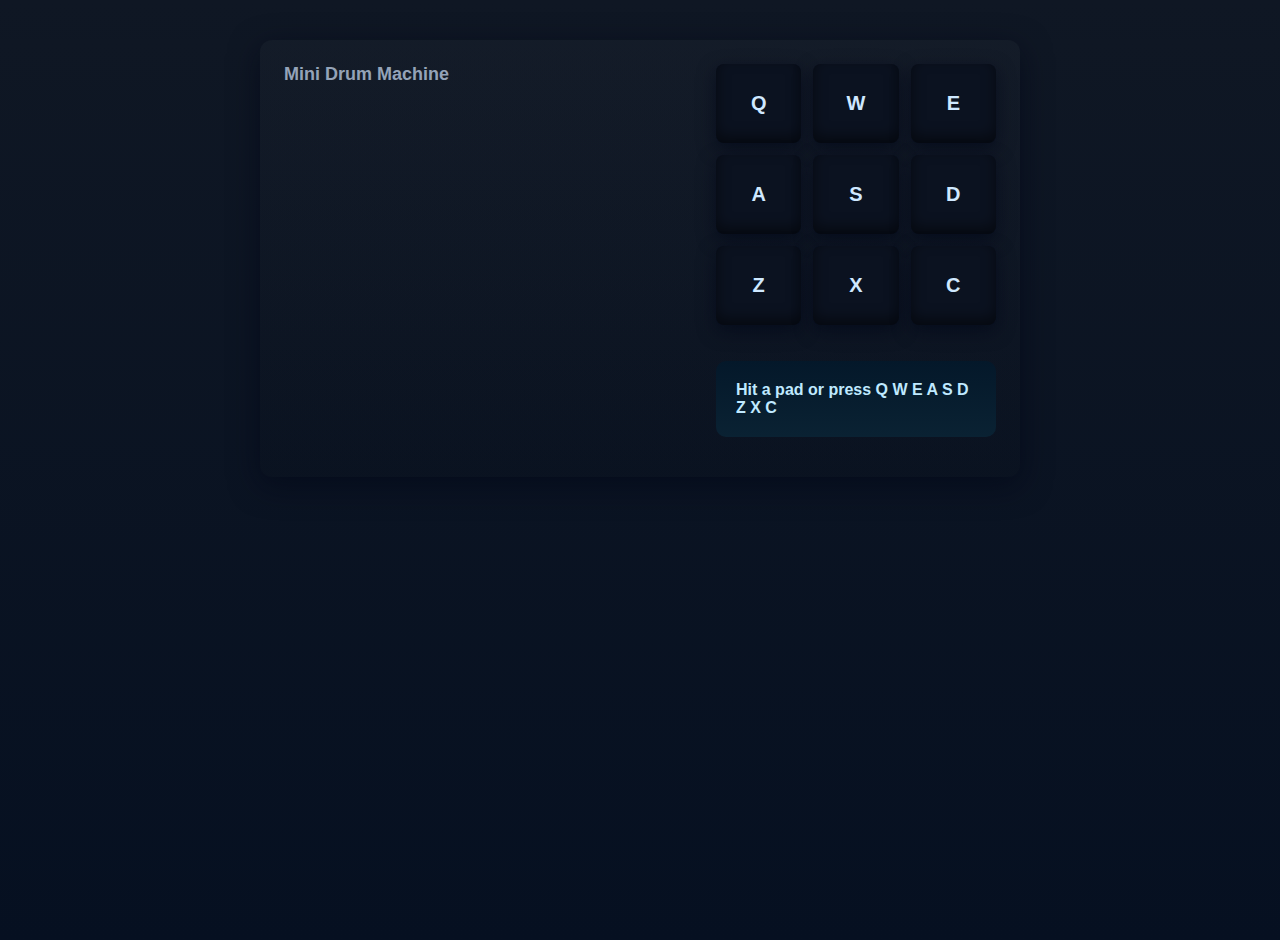
<file: src/drum-machine/index.html>
<!doctype html>
<html lang="en">

<head>
    <meta charset="utf-8" />
    <meta name="viewport" content="width=device-width, initial-scale=1" />
    <title>Mini Drum Machine</title>
    <link rel="stylesheet" href="styles.css" />
</head>

<body>
    <div id="drum-machine">
        <h1>Mini Drum Machine</h1>

        <div id="pad-bank">
            <div class="drum-pad" id="Heater-1" data-name="Heater 1">Q
                <audio class="clip" id="Q" src="https://cdn.freecodecamp.org/curriculum/drum/Heater-1.mp3"></audio>
            </div>
            <div class="drum-pad" id="Heater-2" data-name="Heater 2">W
                <audio class="clip" id="W" src="https://cdn.freecodecamp.org/curriculum/drum/Heater-2.mp3"></audio>
            </div>
            <div class="drum-pad" id="Heater-3" data-name="Heater 3">E
                <audio class="clip" id="E" src="https://cdn.freecodecamp.org/curriculum/drum/Heater-3.mp3"></audio>
            </div>

            <div class="drum-pad" id="Heater-4" data-name="Heater 4">A
                <audio class="clip" id="A" src="https://cdn.freecodecamp.org/curriculum/drum/Heater-4_1.mp3"></audio>
            </div>
            <div class="drum-pad" id="Clap" data-name="Clap">S
                <audio class="clip" id="S" src="https://cdn.freecodecamp.org/curriculum/drum/Heater-6.mp3"></audio>
            </div>
            <div class="drum-pad" id="Open-HH" data-name="Open-HH">D
                <audio class="clip" id="D" src="https://cdn.freecodecamp.org/curriculum/drum/Dsc_Oh.mp3"></audio>
            </div>

            <div class="drum-pad" id="Kick-n-Hat" data-name="Kick-n'-Hat">Z
                <audio class="clip" id="Z" src="https://cdn.freecodecamp.org/curriculum/drum/Kick_n_Hat.mp3"></audio>
            </div>
            <div class="drum-pad" id="Kick" data-name="Kick">X
                <audio class="clip" id="X" src="https://cdn.freecodecamp.org/curriculum/drum/RP4_KICK_1.mp3"></audio>
            </div>
            <div class="drum-pad" id="Closed-HH" data-name="Closed-HH">C
                <audio class="clip" id="C" src="https://cdn.freecodecamp.org/curriculum/drum/Cev_H2.mp3"></audio>
            </div>
        </div>

        <p id="display">Hit a pad or press Q W E A S D Z X C</p>
    </div>

    <script src="script.js"></script>
</body>

</html>
</file>
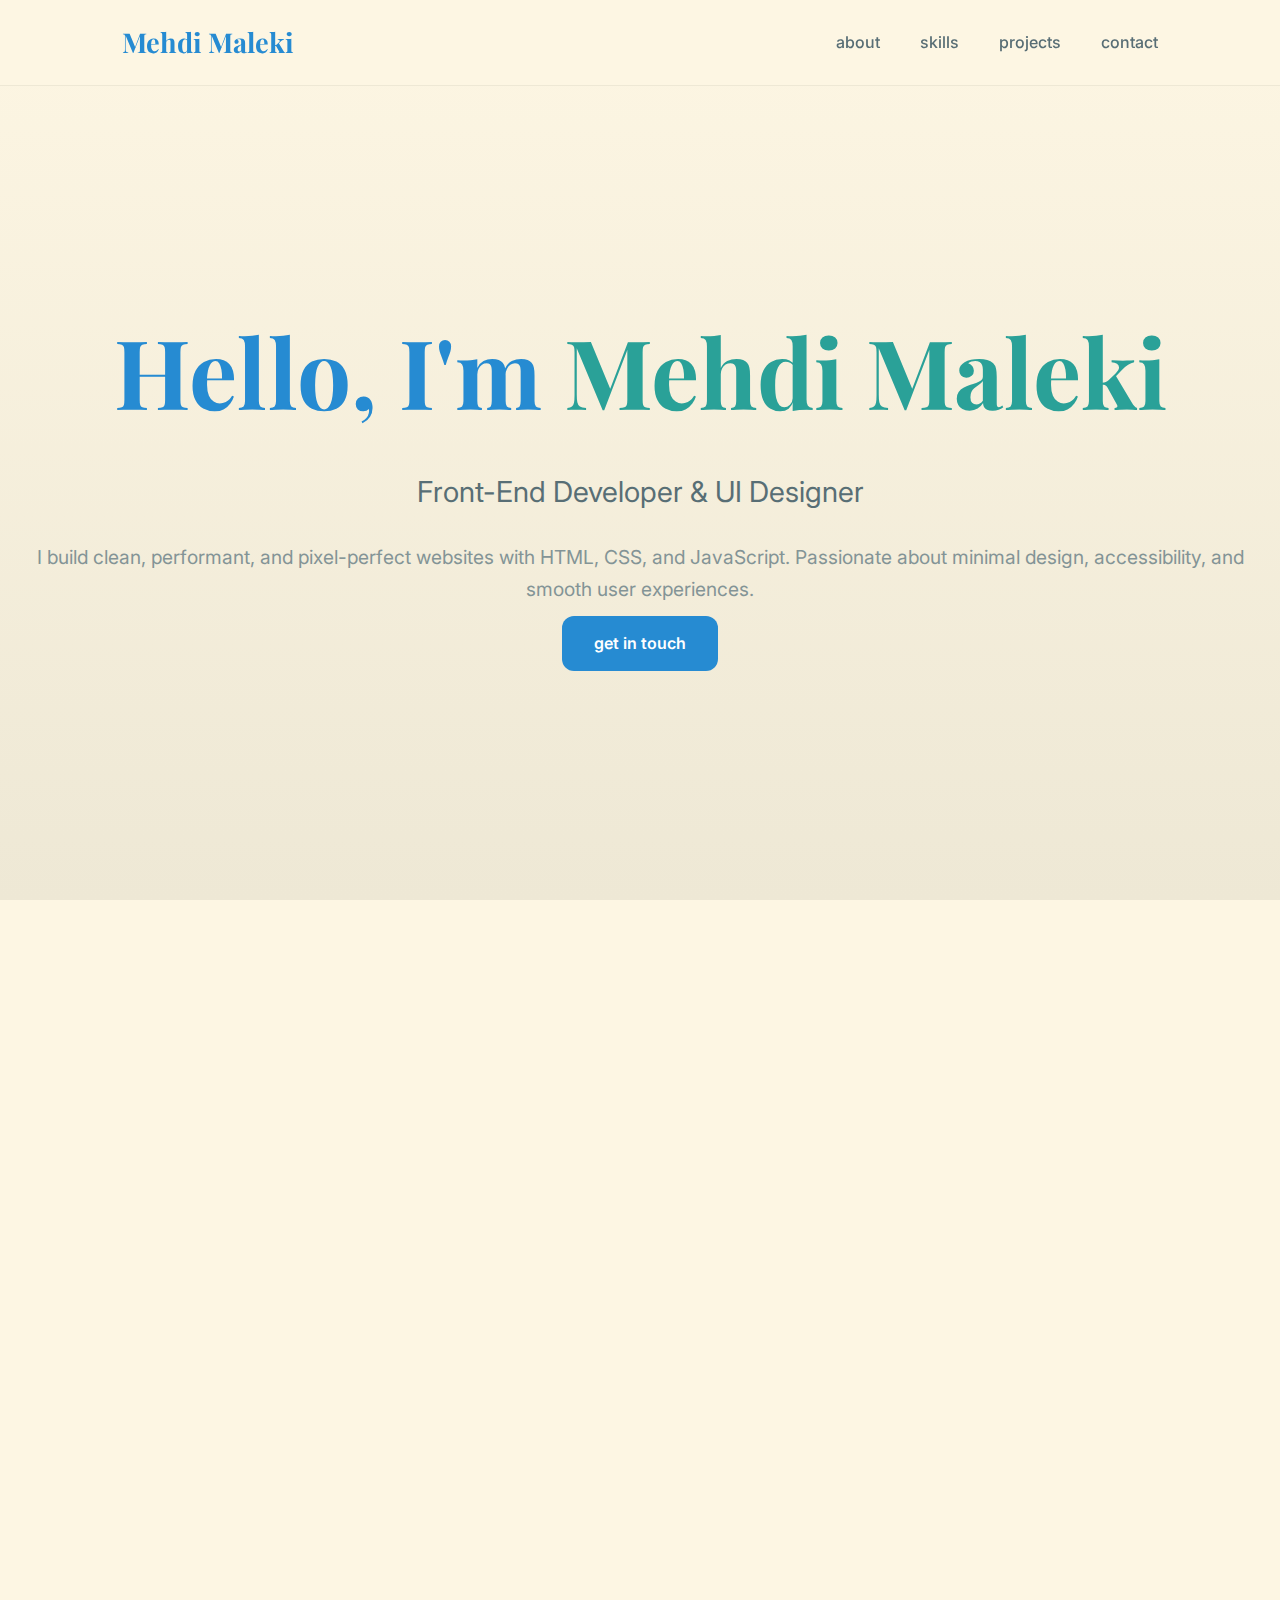
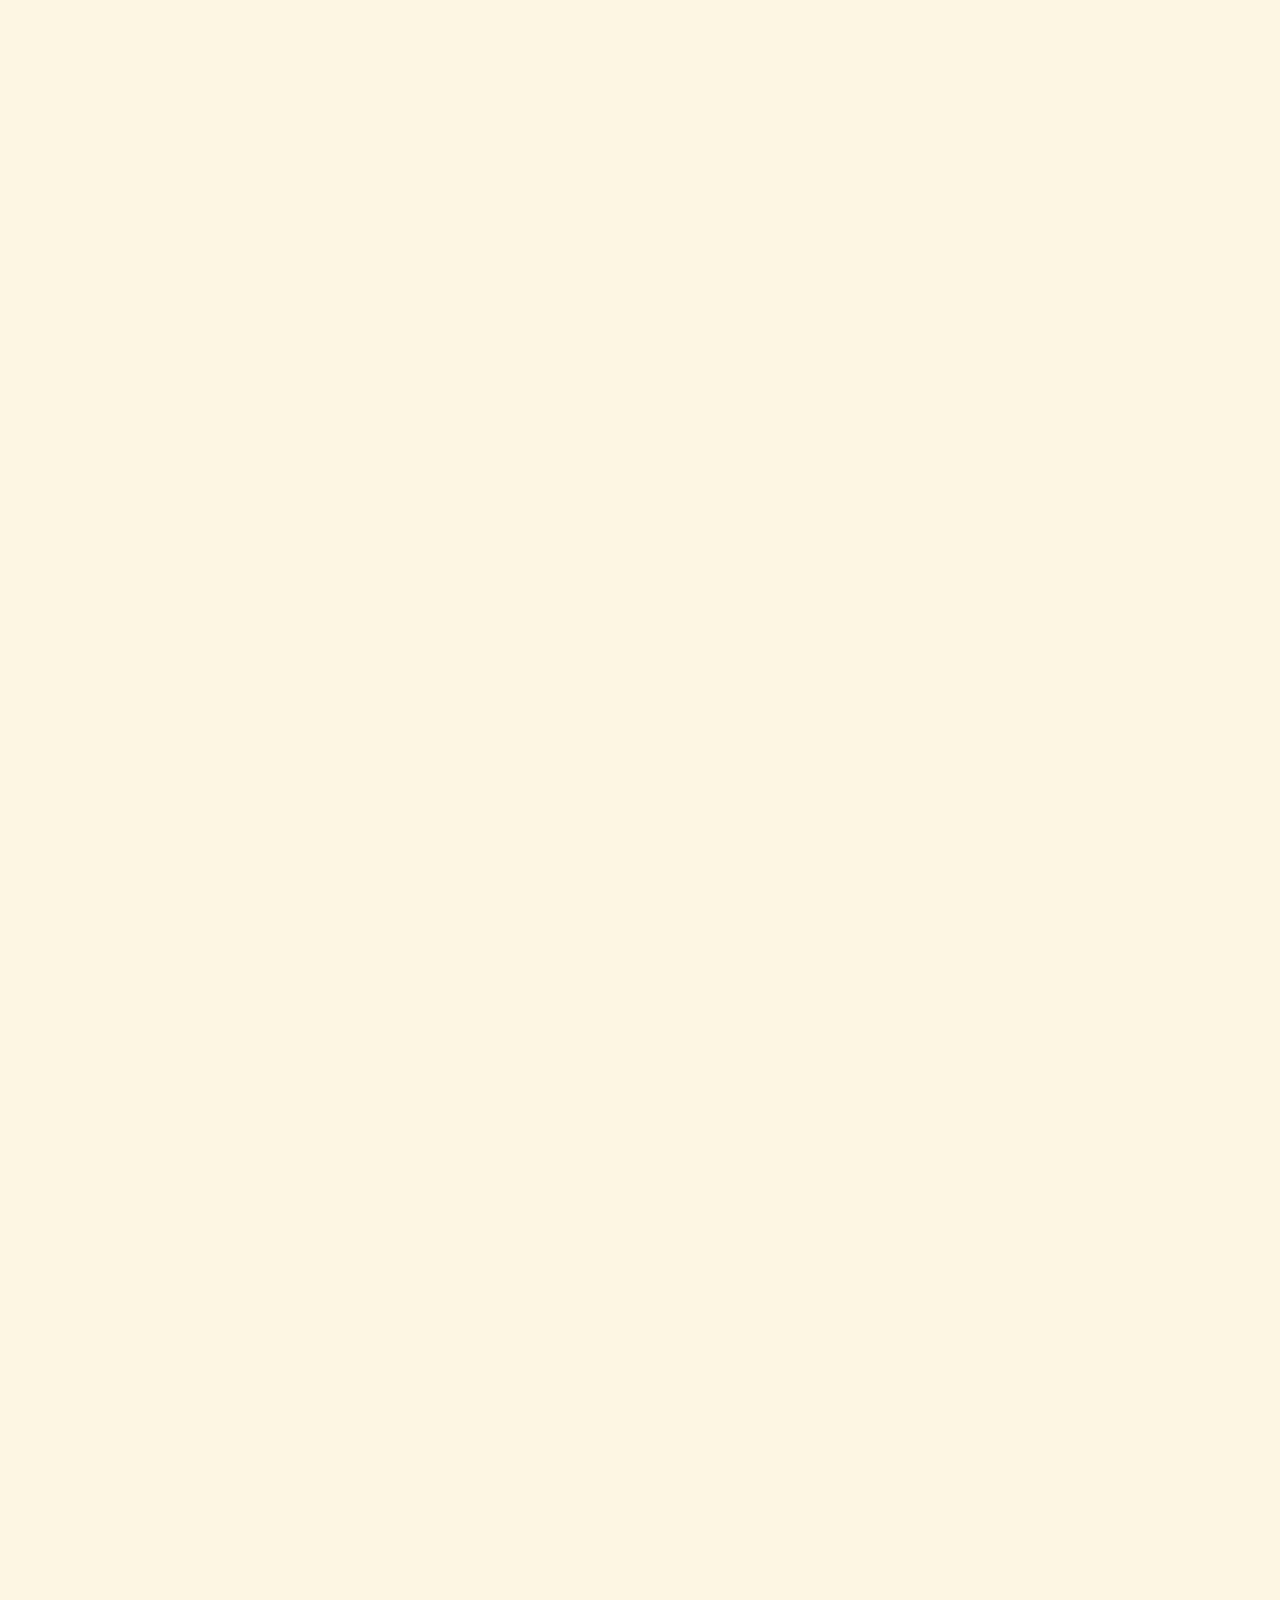
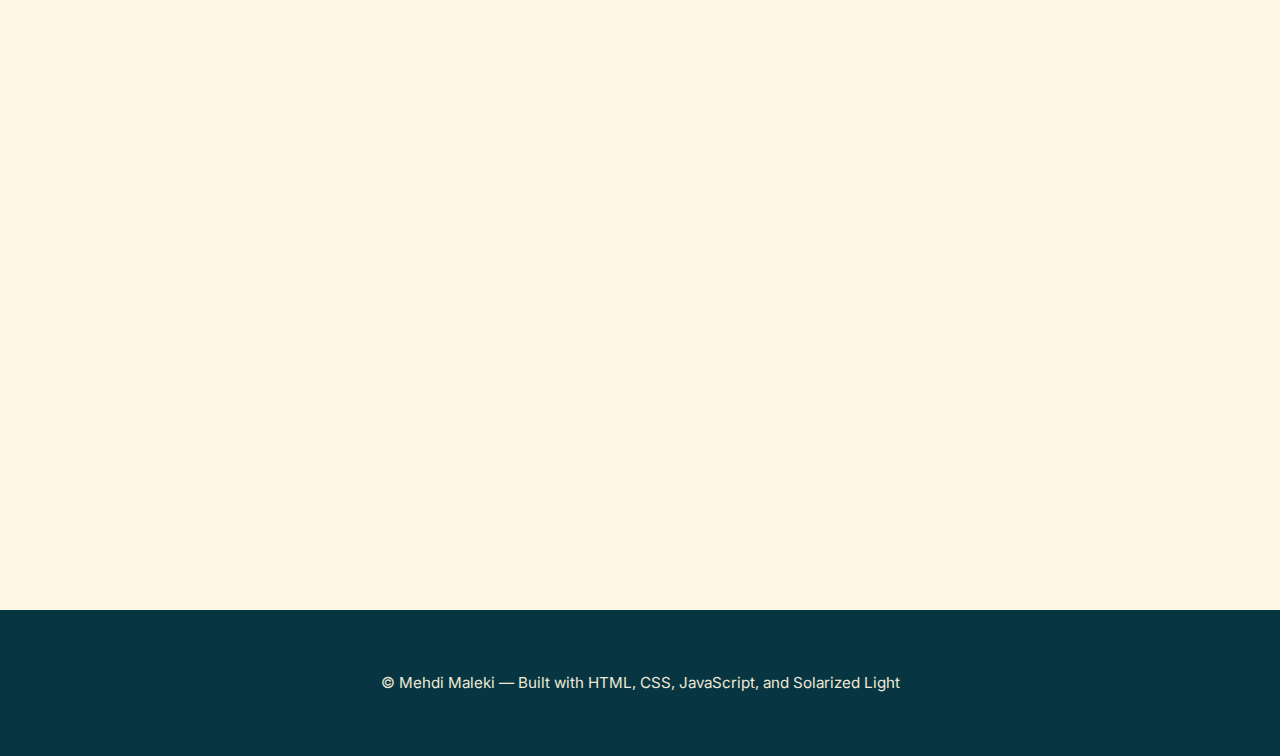
<file: src/personal-portfolio-webpage/index.html>
<!DOCTYPE html>
<html lang="en">

<head>
    <meta charset="UTF-8" />
    <meta name="viewport" content="width=device-width, initial-scale=1.0" />
    <title>Mehdi Maleki — Front-End Developer</title>
    <meta name="description"
        content="Mehdi Maleki — Clean, thoughtful front-end developer specializing in HTML, CSS, JavaScript and beautiful user experiences." />

    <link rel="preconnect" href="https://fonts.googleapis.com" />
    <link rel="preconnect" href="https://fonts.gstatic.com" crossorigin />
    <link
        href="https://fonts.googleapis.com/css2?family=Inter:wght@300;400;500;600;700&family=Playfair+Display:wght@700&display=swap"
        rel="stylesheet" />

    <link rel="stylesheet" href="styles.css" />
</head>

<body>

    <!-- navigation -->
    <nav id="navbar">
        <div class="nav-container">
            <a href="#" class="logo">Mehdi Maleki</a>
            <ul class="nav-links">
                <li><a href="#about">about</a></li>
                <li><a href="#skills">skills</a></li>
                <li><a href="#projects">projects</a></li>
                <li><a href="#contact">contact</a></li>
            </ul>
        </div>
    </nav>

    <!-- hero -->
    <header class="hero">
        <div class="hero-content">
            <h1>Hello, I'm <span>Mehdi Maleki</span></h1>
            <p class="subtitle">Front-End Developer & UI Designer</p>
            <p class="description">
                I build clean, performant, and pixel-perfect websites with HTML, CSS, and JavaScript.
                Passionate about minimal design, accessibility, and smooth user experiences.
            </p>
            <a href="#contact" class="btn">get in touch</a>
        </div>
    </header>

    <!-- about -->
    <section id="about" class="about">
        <h2>about me</h2>
        <div class="about-grid">
            <div class="about-text">
                <p>
                    I'm a passionate front-end developer who believes great code should be invisible
                    and great design should feel effortless. I specialize in turning ideas into
                    elegant, responsive web experiences.
                </p>
                <p>
                    When I'm not coding, you’ll find me exploring design systems, contributing to open-source,
                    or enjoying a good cup of coffee while tweaking line-height values.
                </p>
            </div>
            <div class="about-image">
                <div class="placeholder-photo"></div>
            </div>
        </div>
    </section>

    <!-- skills -->
    <section id="skills" class="skills">
        <h2>skills & tools</h2>
        <div class="skills-grid">
            <div class="skill">HTML5</div>
            <div class="skill">CSS3 / Sass</div>
            <div class="skill">JavaScript (ES6+)</div>
            <div class="skill">Responsive Design</div>
            <div class="skill">Git & GitHub</div>
            <div class="skill">Figma</div>
        </div>
        <p class="note">(and much more — React, TypeScript, Node.js, etc.)</p>
    </section>

    <!-- projects -->
    <section id="projects" class="projects">
        <h2>selected projects</h2>
        <div class="projects-grid">
            <a href="#" class="project-card">
                <div class="project-img img1"></div>
                <h3>e-commerce platform</h3>
                <p>Modern shopping experience built with vanilla JS and CSS Grid</p>
            </a>
            <a href="#" class="project-card">
                <div class="project-img img2"></div>
                <h3>task manager app</h3>
                <p>Beautiful, fast todo app with localStorage persistence</p>
            </a>
            <a href="#" class="project-card">
                <div class="project-img img3"></div>
                <h3>personal blog</h3>
                <p>Minimalist blog theme using HTML, CSS, and Markdown</p>
            </a>
        </div>
    </section>

    <!-- contact -->
    <section id="contact" class="contact">
        <h2>let's work together</h2>
        <p>I'm currently available for freelance projects and full-time opportunities.</p>
        <a href="mailto:mosioc79@gmail.com" class="btn">mosioc79gmail.com</a>
        <div class="social">
            <a href="#">GitHub</a>
            <a href="#">CodePen</a>
            <a href="#">LinkedIn</a>
        </div>
    </section>

    <!-- footer -->
    <footer>
        <p>© Mehdi Maleki — Built with HTML, CSS, JavaScript, and Solarized Light</p>
    </footer>

    <script src="script.js"></script>
</body>

</html>
</file>
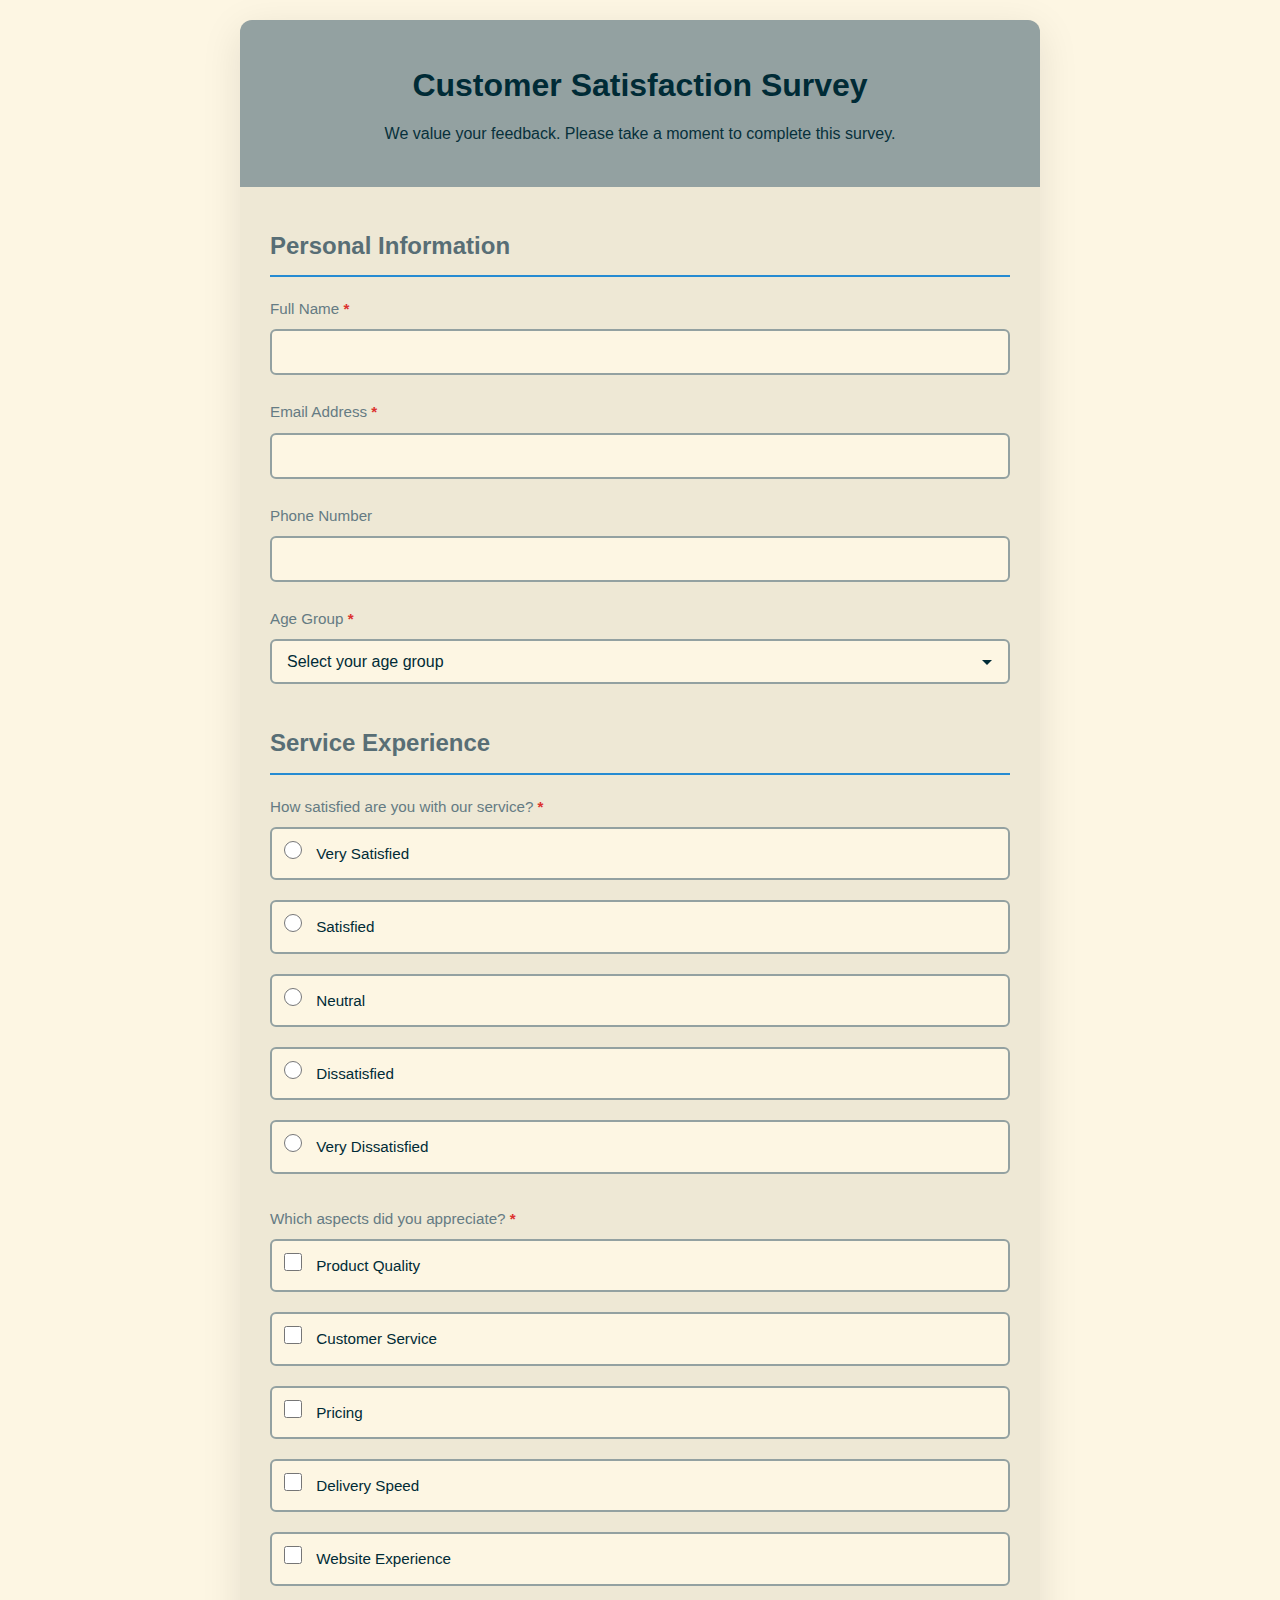
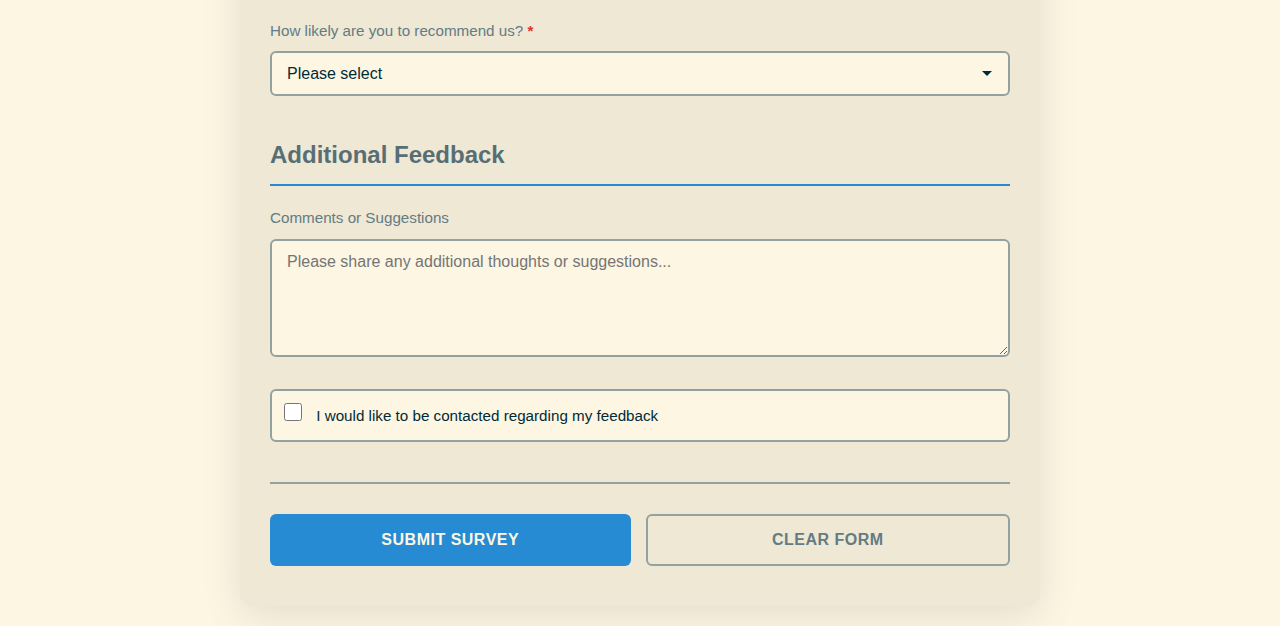
<file: src/survey-form/index.html>
<!DOCTYPE html>
<html lang="en">

<head>
    <meta charset="UTF-8">
    <meta name="viewport" content="width=device-width, initial-scale=1.0">
    <title>Customer Satisfaction Survey</title>
    <link rel="stylesheet" href="./styles.css">
</head>

<body>
    <div class="container">
        <div class="form-wrapper">
            <div class="form-header">
                <h1>Customer Satisfaction Survey</h1>
                <p>We value your feedback. Please take a moment to complete this survey.</p>
            </div>

            <form id="surveyForm">
                <!-- personal information section -->
                <div class="form-section">
                    <h2>Personal Information</h2>

                    <div class="form-group">
                        <label for="fullName">Full Name <span class="required">*</span></label>
                        <input type="text" id="fullName" name="fullName" required>
                    </div>

                    <div class="form-group">
                        <label for="email">Email Address <span class="required">*</span></label>
                        <input type="email" id="email" name="email" required>
                    </div>

                    <div class="form-group">
                        <label for="phone">Phone Number</label>
                        <input type="tel" id="phone" name="phone">
                    </div>

                    <div class="form-group">
                        <label for="age">Age Group <span class="required">*</span></label>
                        <select id="age" name="age" required>
                            <option value="">Select your age group</option>
                            <option value="18-24">18-24</option>
                            <option value="25-34">25-34</option>
                            <option value="35-44">35-44</option>
                            <option value="45-54">45-54</option>
                            <option value="55+">55+</option>
                        </select>
                    </div>
                </div>

                <!-- service experience section -->
                <div class="form-section">
                    <h2>Service Experience</h2>

                    <div class="form-group">
                        <label>How satisfied are you with our service? <span class="required">*</span></label>
                        <div class="radio-group">
                            <label class="radio-label">
                                <input type="radio" name="satisfaction" value="very-satisfied" required>
                                <span>Very Satisfied</span>
                            </label>
                            <label class="radio-label">
                                <input type="radio" name="satisfaction" value="satisfied">
                                <span>Satisfied</span>
                            </label>
                            <label class="radio-label">
                                <input type="radio" name="satisfaction" value="neutral">
                                <span>Neutral</span>
                            </label>
                            <label class="radio-label">
                                <input type="radio" name="satisfaction" value="dissatisfied">
                                <span>Dissatisfied</span>
                            </label>
                            <label class="radio-label">
                                <input type="radio" name="satisfaction" value="very-dissatisfied">
                                <span>Very Dissatisfied</span>
                            </label>
                        </div>
                    </div>

                    <div class="form-group">
                        <label>Which aspects did you appreciate? <span class="required">*</span></label>
                        <div class="checkbox-group">
                            <label class="checkbox-label">
                                <input type="checkbox" name="aspects" value="quality">
                                <span>Product Quality</span>
                            </label>
                            <label class="checkbox-label">
                                <input type="checkbox" name="aspects" value="customer-service">
                                <span>Customer Service</span>
                            </label>
                            <label class="checkbox-label">
                                <input type="checkbox" name="aspects" value="pricing">
                                <span>Pricing</span>
                            </label>
                            <label class="checkbox-label">
                                <input type="checkbox" name="aspects" value="delivery">
                                <span>Delivery Speed</span>
                            </label>
                            <label class="checkbox-label">
                                <input type="checkbox" name="aspects" value="website">
                                <span>Website Experience</span>
                            </label>
                        </div>
                    </div>

                    <div class="form-group">
                        <label for="recommendation">How likely are you to recommend us? <span
                                class="required">*</span></label>
                        <select id="recommendation" name="recommendation" required>
                            <option value="">Please select</option>
                            <option value="10">10 - Extremely Likely</option>
                            <option value="9">9</option>
                            <option value="8">8</option>
                            <option value="7">7</option>
                            <option value="6">6</option>
                            <option value="5">5 - Neutral</option>
                            <option value="4">4</option>
                            <option value="3">3</option>
                            <option value="2">2</option>
                            <option value="1">1</option>
                            <option value="0">0 - Not Likely</option>
                        </select>
                    </div>
                </div>

                <!-- additional feedback section -->
                <div class="form-section">
                    <h2>Additional Feedback</h2>

                    <div class="form-group">
                        <label for="comments">Comments or Suggestions</label>
                        <textarea id="comments" name="comments" rows="5"
                            placeholder="Please share any additional thoughts or suggestions..."></textarea>
                    </div>

                    <div class="form-group">
                        <label class="checkbox-label">
                            <input type="checkbox" name="contact" value="yes">
                            <span>I would like to be contacted regarding my feedback</span>
                        </label>
                    </div>
                </div>

                <!-- submit button -->
                <div class="form-actions">
                    <button type="submit" class="btn-submit">Submit Survey</button>
                    <button type="reset" class="btn-reset">Clear Form</button>
                </div>
            </form>
        </div>
    </div>
</body>

</html>
</file>
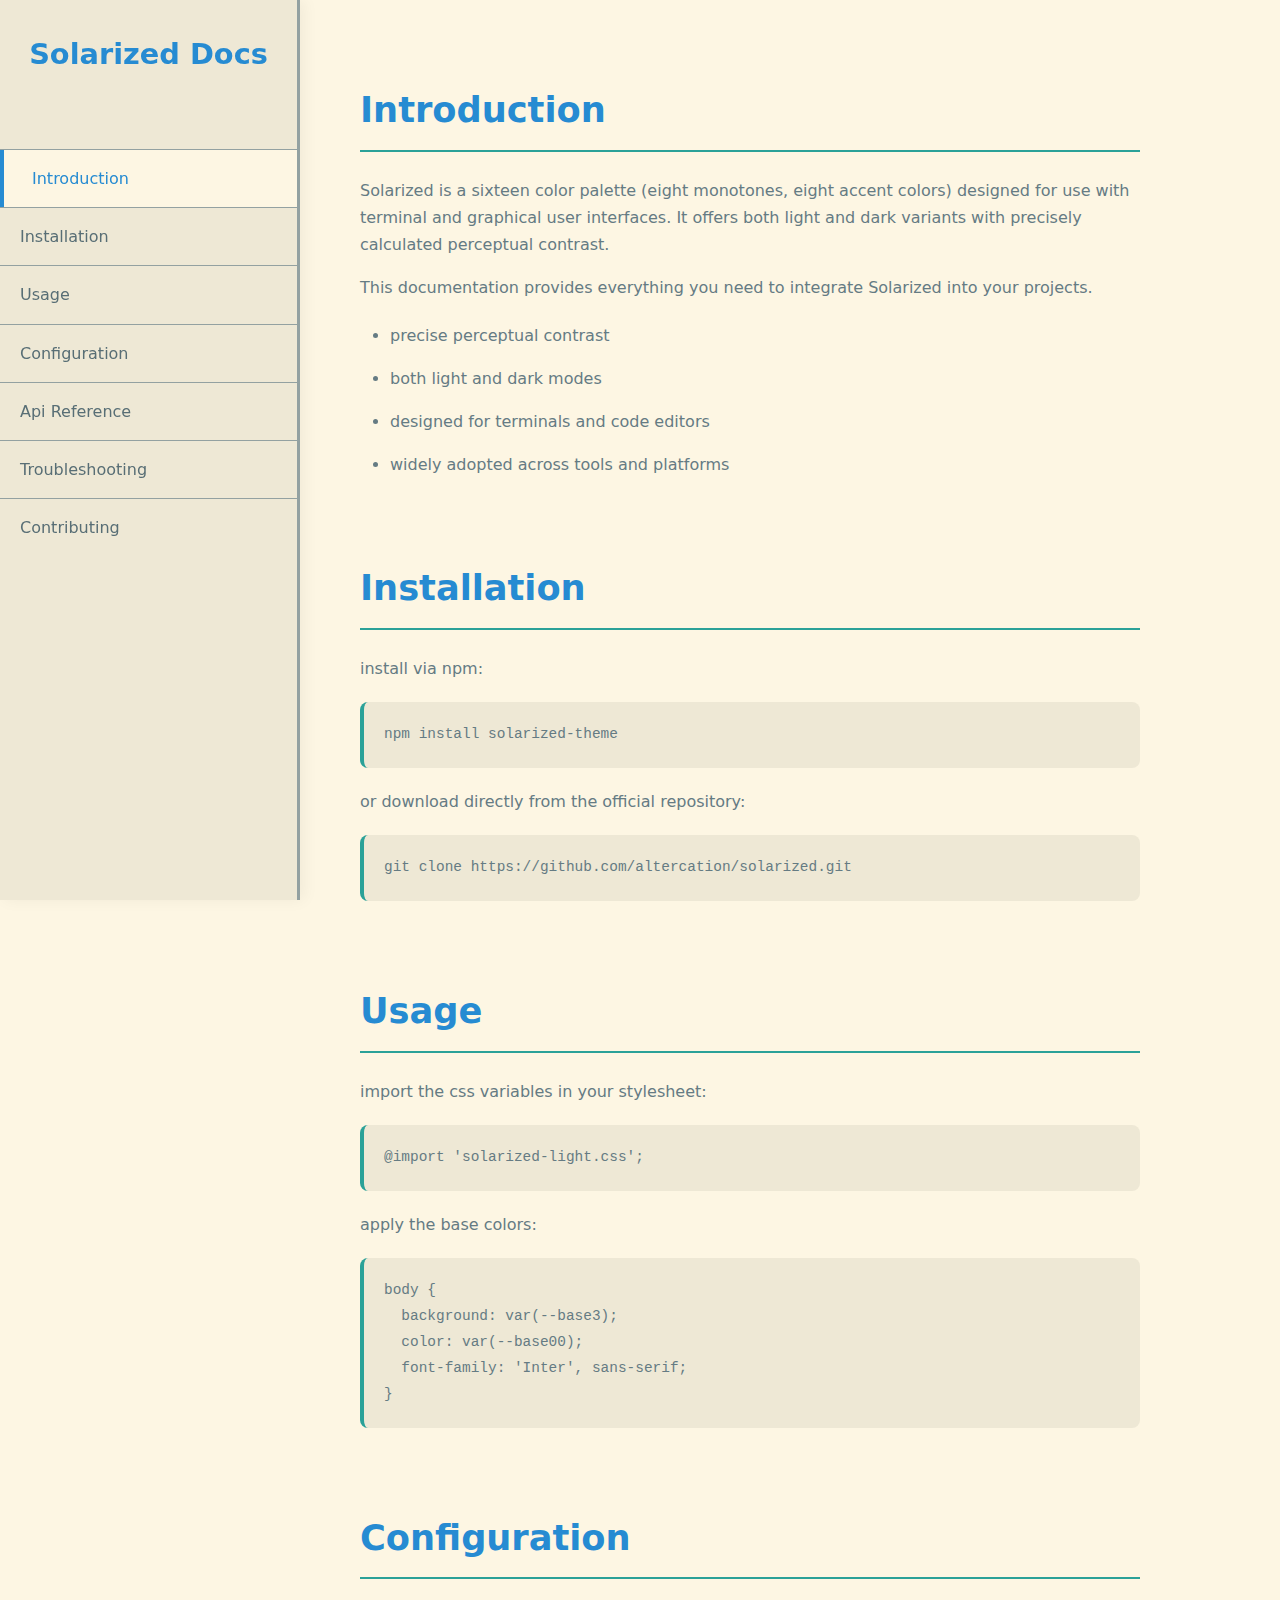
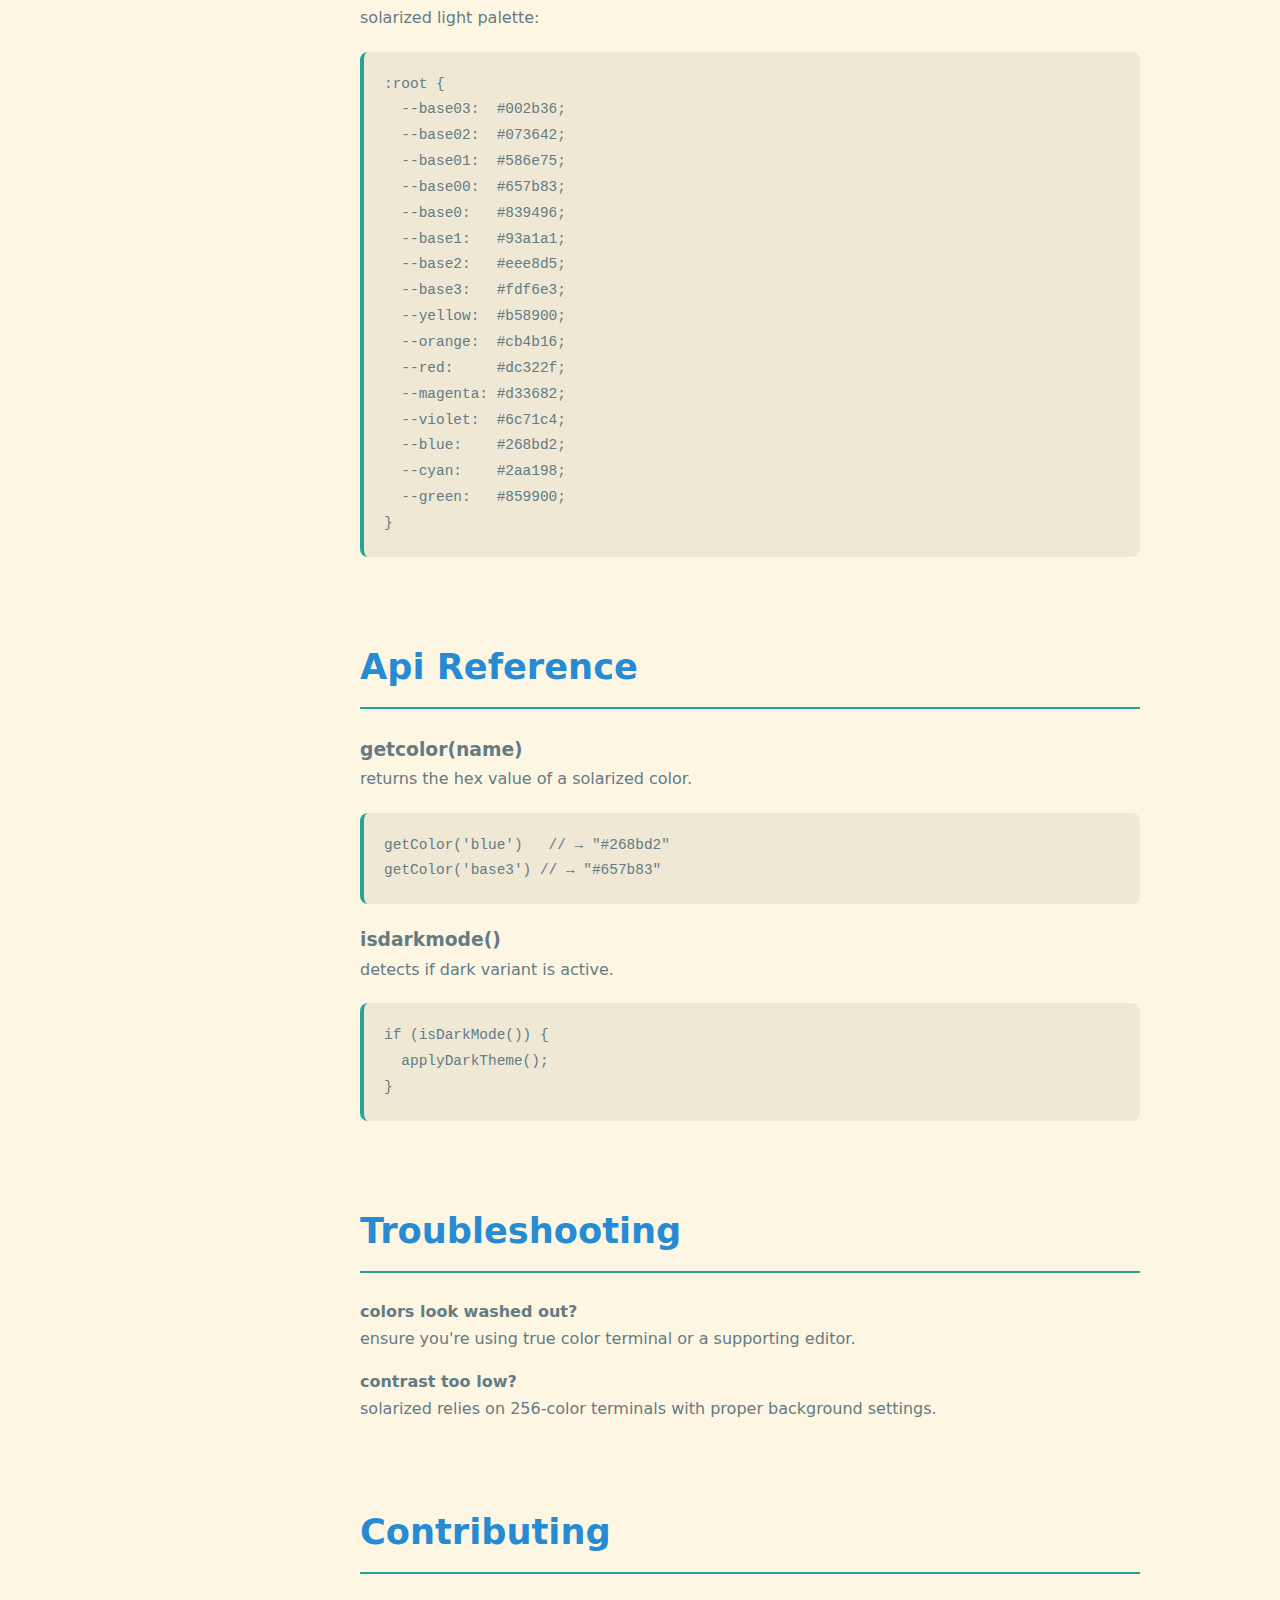
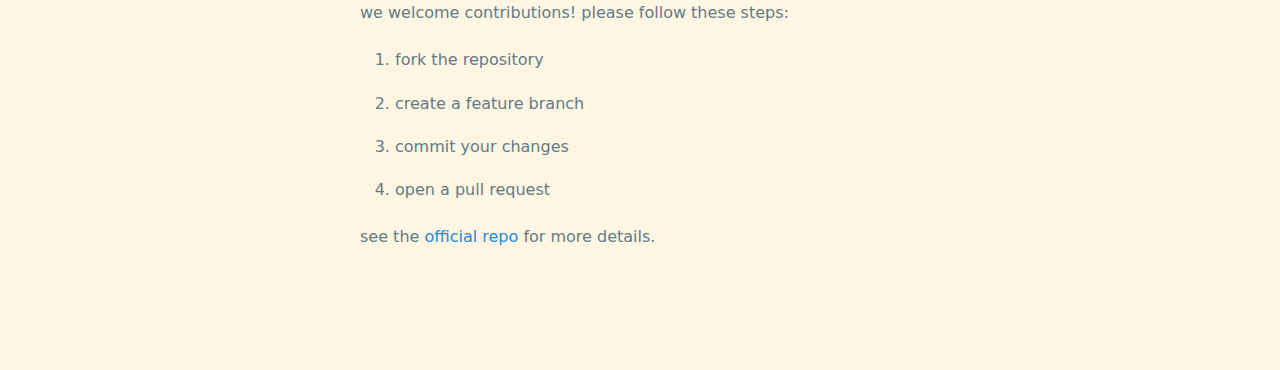
<file: src/technical-document-page/index.html>
<!DOCTYPE html>
<html lang="en">

<head>
    <meta charset="UTF-8" />
    <meta name="viewport" content="width=device-width, initial-scale=1.0" />
    <title>Solarized Docs | Technical Documentation</title>
    <link rel="stylesheet" href="styles.css" />
</head>

<body>
    <!-- navigation -->
    <nav id="navbar">
        <header>
            <h1>Solarized Docs</h1>
        </header>
        <ul>
            <li><a class="nav-link" href="#introduction">introduction</a></li>
            <li><a class="nav-link" href="#installation">installation</a></li>
            <li><a class="nav-link" href="#usage">usage</a></li>
            <li><a class="nav-link" href="#configuration">configuration</a></li>
            <li><a class="nav-link" href="#api_reference">api reference</a></li>
            <li><a class="nav-link" href="#troubleshooting">troubleshooting</a></li>
            <li><a class="nav-link" href="#contributing">contributing</a></li>
        </ul>
    </nav>

    <!-- main content -->
    <main id="main-doc">
        <section class="main-section" id="introduction">
            <header>
                <h2>introduction</h2>
            </header>
            <article>
                <p>Solarized is a sixteen color palette (eight monotones, eight accent colors) designed for use with
                    terminal and graphical user interfaces. It offers both light and dark variants with precisely
                    calculated perceptual contrast.</p>
                <p>This documentation provides everything you need to integrate Solarized into your projects.</p>
                <ul>
                    <li>precise perceptual contrast</li>
                    <li>both light and dark modes</li>
                    <li>designed for terminals and code editors</li>
                    <li>widely adopted across tools and platforms</li>
                </ul>
            </article>
        </section>

        <section class="main-section" id="installation">
            <header>
                <h2>installation</h2>
            </header>
            <article>
                <p>install via npm:</p>
                <pre><code>npm install solarized-theme</code></pre>
                <p>or download directly from the official repository:</p>
                <pre><code>git clone https://github.com/altercation/solarized.git</code></pre>
            </article>
        </section>

        <section class="main-section" id="usage">
            <header>
                <h2>usage</h2>
            </header>
            <article>
                <p>import the css variables in your stylesheet:</p>
                <pre><code>@import 'solarized-light.css';</code></pre>
                <p>apply the base colors:</p>
                <pre><code>body {
  background: var(--base3);
  color: var(--base00);
  font-family: 'Inter', sans-serif;
}</code></pre>
            </article>
        </section>

        <section class="main-section" id="configuration">
            <header>
                <h2>configuration</h2>
            </header>
            <article>
                <p>solarized light palette:</p>
                <pre><code>:root {
  --base03:  #002b36;
  --base02:  #073642;
  --base01:  #586e75;
  --base00:  #657b83;
  --base0:   #839496;
  --base1:   #93a1a1;
  --base2:   #eee8d5;
  --base3:   #fdf6e3;
  --yellow:  #b58900;
  --orange:  #cb4b16;
  --red:     #dc322f;
  --magenta: #d33682;
  --violet:  #6c71c4;
  --blue:    #268bd2;
  --cyan:    #2aa198;
  --green:   #859900;
}</code></pre>
            </article>
        </section>

        <section class="main-section" id="api_reference">
            <header>
                <h2>api reference</h2>
            </header>
            <article>
                <h3>getcolor(name)</h3>
                <p>returns the hex value of a solarized color.</p>
                <pre><code>getColor('blue')   // → "#268bd2"
getColor('base3') // → "#657b83"</code></pre>

                <h3>isdarkmode()</h3>
                <p>detects if dark variant is active.</p>
                <pre><code>if (isDarkMode()) {
  applyDarkTheme();
}</code></pre>
            </article>
        </section>

        <section class="main-section" id="troubleshooting">
            <header>
                <h2>troubleshooting</h2>
            </header>
            <article>
                <p><strong>colors look washed out?</strong><br>
                    ensure you're using true color terminal or a supporting editor.</p>
                <p><strong>contrast too low?</strong><br>
                    solarized relies on 256-color terminals with proper background settings.</p>
            </article>
        </section>

        <section class="main-section" id="contributing">
            <header>
                <h2>contributing</h2>
            </header>
            <article>
                <p>we welcome contributions! please follow these steps:</p>
                <ol>
                    <li>fork the repository</li>
                    <li>create a feature branch</li>
                    <li>commit your changes</li>
                    <li>open a pull request</li>
                </ol>
                <p>see the <a href="https://github.com/altercation/solarized" target="_blank">official repo</a> for more
                    details.</p>
            </article>
        </section>
    </main>

    <script src="script.js"></script>
</body>

</html>
</file>
<file: src/drum-machine/styles.css>
:root {
  --bg: #0f1724;
  --panel: #0b1220;
  --accent: #ff6b6b;
  --muted: #94a3b8;
}
* {
  box-sizing: border-box;
}
html,
body {
  height: 100%;
  margin: 0;
  font-family: Inter, Segoe UI, Arial, sans-serif;
  background: linear-gradient(180deg, var(--bg), #061021);
  color: #e6eef8;
}

#drum-machine {
  width: min(760px, 95%);
  margin: 40px auto;
  padding: 24px;
  border-radius: 12px;
  background: linear-gradient(
    180deg,
    rgba(255, 255, 255, 0.02),
    rgba(0, 0, 0, 0.06)
  );
  box-shadow: 0 8px 30px rgba(2, 6, 23, 0.6);
  display: grid;
  grid-template-columns: 1fr 280px;
  gap: 20px;
  align-items: start;
}
h1 {
  font-size: 18px;
  margin: 0 0 8px 0;
  color: var(--muted);
}

#pad-bank {
  display: grid;
  grid-template-columns: repeat(3, 1fr);
  gap: 12px;
}
.drum-pad {
  background: var(--panel);
  border-radius: 8px;
  padding: 28px 0;
  text-align: center;
  font-weight: 700;
  font-size: 20px;
  cursor: pointer;
  user-select: none;
  color: #cfe8ff;
  position: relative;
  box-shadow: inset 0 -6px 14px rgba(0, 0, 0, 0.5),
    0 6px 18px rgba(2, 6, 23, 0.6);
  transition: transform 0.08s, box-shadow 0.08s;
}
.drum-pad:active,
.drum-pad.active {
  transform: translateY(3px);
  box-shadow: inset 0 -3px 8px rgba(0, 0, 0, 0.4), 0 3px 8px rgba(2, 6, 23, 0.6);
  background: linear-gradient(
    180deg,
    rgba(255, 255, 255, 0.02),
    rgba(0, 0, 0, 0.12)
  );
}
.drum-pad::after {
  content: "";
  position: absolute;
  inset: 0;
  border-radius: 8px;
  pointer-events: none;
}

#display {
  grid-column: 2/3;
  background: linear-gradient(180deg, #04182a, #0a2233);
  padding: 20px;
  border-radius: 10px;
  align-self: start;
  min-height: 64px;
  display: flex;
  align-items: center;
  justify-content: center;
  font-weight: 600;
  color: #bfe9ff;
}

@media (max-width: 820px) {
  #drum-machine {
    grid-template-columns: 1fr;
  }
}

footer {
  font-size: 12px;
  color: var(--muted);
  text-align: center;
  margin-top: 18px;
}
</file>
<file: src/personal-portfolio-webpage/styles.css>
:root {
  --base03: #002b36;
  --base02: #073642;
  --base01: #586e75;
  --base00: #657b83;
  --base0: #839496;
  --base1: #93a1a1;
  --base2: #eee8d5;
  --base3: #fdf6e3;
  --yellow: #b58900;
  --orange: #cb4b16;
  --red: #dc322f;
  --magenta: #d33682;
  --violet: #6c71c4;
  --blue: #268bd2;
  --cyan: #2aa198;
  --green: #859900;
}

* {
  margin: 0;
  padding: 0;
  box-sizing: border-box;
}

body {
  font-family: "Inter", system-ui, sans-serif;
  background: var(--base3);
  color: var(--base00);
  line-height: 1.7;
}

#navbar {
  position: fixed;
  top: 0;
  left: 0;
  right: 0;
  background: rgba(253, 246, 227, 0.97);
  backdrop-filter: blur(12px);
  z-index: 1000;
  border-bottom: 1px solid var(--base2);
}

.nav-container {
  max-width: 1100px;
  margin: 0 auto;
  padding: 1.2rem 2rem;
  display: flex;
  justify-content: space-between;
  align-items: center;
}

.logo {
  font-family: "Playfair Display", serif;
  font-size: 1.7rem;
  font-weight: 700;
  color: var(--blue);
  text-decoration: none;
}

.nav-links {
  display: flex;
  gap: 2.5rem;
  list-style: none;
}

.nav-links a {
  color: var(--base01);
  text-decoration: none;
  font-weight: 500;
  transition: color 0.3s;
}

.nav-links a:hover {
  color: var(--blue);
}

.hero {
  min-height: 100vh;
  display: flex;
  align-items: center;
  justify-content: center;
  text-align: center;
  padding: 140px 20px 80px;
  background: linear-gradient(to bottom, var(--base3), var(--base2));
}

.hero h1 {
  font-family: "Playfair Display", serif;
  font-size: clamp(3.5rem, 8vw, 6rem);
  margin-bottom: 1rem;
  color: var(--blue);
}

.hero h1 span {
  color: var(--cyan);
}

.subtitle {
  font-size: 1.8rem;
  color: var(--base01);
  margin-bottom: 1.5rem;
}

.description {
  margin: 0 auto;
  margin: 10px;
  font-size: 1.2rem;
  color: var(--base0);
}

.btn {
  display: inline-block;
  background: var(--blue);
  color: white;
  padding: 14px 32px;
  border-radius: 12px;
  text-decoration: none;
  font-weight: 600;
  transition: all 0.3s;
}

.btn:hover {
  background: var(--cyan);
  transform: translateY(-3px);
  box-shadow: 0 10px 30px rgba(42, 161, 152, 0.3);
}

section {
  padding: 100px 40px;
  max-width: 1100px;
  margin: 0 auto;
}

h2 {
  font-family: "Playfair Display", serif;
  font-size: 3rem;
  text-align: center;
  margin-bottom: 4rem;
  color: var(--blue);
}

.about-grid {
  display: grid;
  grid-template-columns: 1fr 300px;
  gap: 4rem;
  align-items: center;
}

.about-text p {
  margin-bottom: 1.5rem;
  font-size: 1.1rem;
}

.placeholder-photo {
  width: 300px;
  height: 300px;
  background: var(--base2);
  border-radius: 50%;
  border: 8px solid white;
  box-shadow: 0 10px 40px rgba(0, 0, 0, 0.1);
}

.skills-grid {
  display: grid;
  grid-template-columns: repeat(auto-fit, minmax(220px, 1fr));
  gap: 1.5rem;
  margin-bottom: 2rem;
}

.skill {
  background: white;
  padding: 1.5rem;
  text-align: center;
  border-radius: 12px;
  box-shadow: 0 8px 25px rgba(0, 0, 0, 0.07);
  font-weight: 600;
  color: var(--blue);
  transition: transform 0.3s;
}

.skill:hover {
  transform: translateY(-8px);
}

.note {
  text-align: center;
  color: var(--base01);
  font-style: italic;
}

.projects-grid {
  display: grid;
  grid-template-columns: repeat(auto-fit, minmax(320px, 1fr));
  gap: 2rem;
}

.project-card {
  background: white;
  border-radius: 16px;
  overflow: hidden;
  box-shadow: 0 10px 30px rgba(0, 0, 0, 0.1);
  transition: transform 0.4s;
  text-decoration: none;
  color: inherit;
}

.project-card:hover {
  transform: translateY(-12px);
}

.project-img {
  height: 200px;
  background: var(--base2);
  background-size: cover;
  background-position: center;
}

.img1 {
  background-image: linear-gradient(45deg, var(--cyan), var(--blue));
}
.img2 {
  background-image: linear-gradient(45deg, var(--magenta), var(--violet));
}
.img3 {
  background-image: linear-gradient(45deg, var(--yellow), var(--orange));
}

.project-card h3 {
  padding: 1.5rem 1.5rem 0.5rem;
  color: var(--blue);
}

.project-card p {
  padding: 0 1.5rem 1.5rem;
  color: var(--base01);
}

.contact {
  text-align: center;
  background: white;
  padding: 120px 40px;
  border-radius: 24px;
  margin: 40px;
  box-shadow: 0 20px 60px rgba(0, 0, 0, 0.1);
}

.contact a {
  font-size: 1.8rem;
  color: var(--blue);
  text-decoration: none;
  font-weight: 600;
}

.contact a:hover {
  text-decoration: underline;
}

.social {
  margin-top: 2rem;
  display: flex;
  gap: 2rem;
  justify-content: center;
}

.social a {
  color: var(--base01);
  text-decoration: none;
  font-weight: 500;
}

.social a:hover {
  color: var(--cyan);
}

footer {
  text-align: center;
  padding: 60px 20px;
  background: var(--base02);
  color: var(--base2);
  font-size: 0.95rem;
}

/* responsive */
@media (max-width: 768px) {
  .about-grid {
    grid-template-columns: 1fr;
    text-align: center;
  }
  .placeholder-photo {
    margin: 0 auto;
  }
  .nav-links {
    display: none;
    position: absolute;
    top: 100%;
    left: 0;
    right: 0;
    background: rgba(253, 246, 227, 0.98);
    flex-direction: column;
    padding: 1rem;
  }
  .nav-links.active {
    display: flex;
  }
  #navbar button {
    display: block;
    background: none;
    border: none;
    font-size: 1.6rem;
    cursor: pointer;
  }
}
</file>
<file: src/survey-form/styles.css>
/* global styles */
* {
  margin: 0;
  padding: 0;
  box-sizing: border-box;
}

body {
  font-family: "Segoe UI", Tahoma, Geneva, Verdana, sans-serif;
  background-color: #fdf6e3; /* solarized base3 */
  min-height: 100vh;
  padding: 20px;
  line-height: 1.6;
  color: #657b83; /* solarized base00 */
}

.container {
  max-width: 800px;
  margin: 0 auto;
}

.form-wrapper {
  background: #eee8d5; /* solarized base2 */
  border-radius: 12px;
  box-shadow: 0 10px 40px rgba(0, 0, 0, 0.1);
  overflow: hidden;
}

/* form header */
.form-header {
  background-color: #93a1a1; /* solarized base1 */
  color: #002b36; /* solarized base03 */
  padding: 40px 30px;
  text-align: center;
}

.form-header h1 {
  font-size: 2rem;
  margin-bottom: 10px;
  font-weight: 600;
}

.form-header p {
  font-size: 1rem;
  opacity: 0.95;
}

/* form sections */
form {
  padding: 40px 30px;
}

.form-section {
  margin-bottom: 40px;
}

.form-section h2 {
  color: #586e75; /* solarized base01 */
  font-size: 1.5rem;
  margin-bottom: 20px;
  padding-bottom: 10px;
  border-bottom: 2px solid #268bd2; /* solarized blue */
}

/* form groups */
.form-group {
  margin-bottom: 25px;
}

.form-group label {
  display: block;
  color: #657b83; /* solarized base00 */
  font-weight: 500;
  margin-bottom: 8px;
  font-size: 0.95rem;
}

.required {
  color: #dc322f; /* solarized red */
  font-weight: bold;
}

/* input styles */
input[type="text"],
input[type="email"],
input[type="tel"],
select,
textarea {
  width: 100%;
  padding: 12px 15px;
  border: 2px solid #93a1a1; /* solarized base1 */
  border-radius: 6px;
  font-size: 1rem;
  font-family: inherit;
  transition: all 0.3s ease;
  background-color: #fdf6e3; /* solarized base3 */
  color: #002b36; /* solarized base03 */
}

input[type="text"]:focus,
input[type="email"]:focus,
input[type="tel"]:focus,
select:focus,
textarea:focus {
  outline: none;
  border-color: #268bd2; /* solarized blue */
  background-color: #eee8d5; /* solarized base2 */
  box-shadow: 0 0 0 3px rgba(38, 139, 210, 0.3);
}

select {
  cursor: pointer;
  appearance: none;
  background-image: url("data:image/svg+xml,%3Csvg xmlns='http://www.w3.org/2000/svg' width='12' height='12' viewBox='0 0 12 12'%3E%3Cpath fill='%23002b36' d='M6 9L1 4h10z'/%3E%3C/svg%3E");
  background-repeat: no-repeat;
  background-position: right 15px center;
  padding-right: 40px;
}

textarea {
  resize: vertical;
  min-height: 100px;
}

/* radio button styles */
.radio-group {
  display: flex;
  flex-direction: column;
  gap: 12px;
}

.radio-label {
  display: flex;
  align-items: center;
  cursor: pointer;
  padding: 12px;
  border: 2px solid #93a1a1;
  border-radius: 6px;
  transition: all 0.3s ease;
  background-color: #fdf6e3;
  color: #002b36;
}

.radio-label:hover {
  border-color: #268bd2;
  background-color: #eee8d5;
}

.radio-label input[type="radio"] {
  width: 18px;
  height: 18px;
  margin-right: 10px;
  cursor: pointer;
  accent-color: #268bd2;
}

.radio-label span {
  font-size: 0.95rem;
  color: #002b36;
}

/* checkbox styles */
.checkbox-group {
  display: flex;
  flex-direction: column;
  gap: 12px;
}

.checkbox-label {
  display: flex;
  align-items: center;
  cursor: pointer;
  padding: 12px;
  border: 2px solid #93a1a1;
  border-radius: 6px;
  transition: all 0.3s ease;
  background-color: #fdf6e3;
  color: #002b36;
}

.checkbox-label:hover {
  border-color: #268bd2;
  background-color: #eee8d5;
}

.checkbox-label input[type="checkbox"] {
  width: 18px;
  height: 18px;
  margin-right: 10px;
  cursor: pointer;
  accent-color: #268bd2;
}

.checkbox-label span {
  font-size: 0.95rem;
  color: #002b36;
}

/* form actions */
.form-actions {
  display: flex;
  gap: 15px;
  margin-top: 30px;
  padding-top: 30px;
  border-top: 2px solid #93a1a1;
}

.btn-submit,
.btn-reset {
  flex: 1;
  padding: 15px 30px;
  font-size: 1rem;
  font-weight: 600;
  border: none;
  border-radius: 6px;
  cursor: pointer;
  transition: all 0.3s ease;
  text-transform: uppercase;
  letter-spacing: 0.5px;
}

.btn-submit {
  background-color: #268bd2; /* solarized blue */
  color: #fdf6e3;
}

.btn-submit:hover {
  transform: translateY(-2px);
  box-shadow: 0 5px 20px rgba(38, 139, 210, 0.4);
}

.btn-submit:active {
  transform: translateY(0);
}

.btn-reset {
  background-color: #eee8d5;
  color: #657b83;
  border: 2px solid #93a1a1;
}

.btn-reset:hover {
  background-color: #fdf6e3;
  border-color: #268bd2;
}

/* responsive design */
@media (max-width: 768px) {
  body {
    padding: 10px;
  }

  .form-header {
    padding: 30px 20px;
  }

  .form-header h1 {
    font-size: 1.5rem;
  }

  form {
    padding: 30px 20px;
  }

  .form-section h2 {
    font-size: 1.3rem;
  }

  .form-actions {
    flex-direction: column;
  }

  .btn-submit,
  .btn-reset {
    width: 100%;
  }
}

@media (max-width: 480px) {
  .form-header h1 {
    font-size: 1.3rem;
  }

  .form-header p {
    font-size: 0.9rem;
  }

  .form-section h2 {
    font-size: 1.2rem;
  }
}
</file>
<file: src/technical-document-page/styles.css>
:root {
  --base03: #002b36;
  --base02: #073642;
  --base01: #586e75;
  --base00: #657b83;
  --base0: #839496;
  --base1: #93a1a1;
  --base2: #eee8d5;
  --base3: #fdf6e3;
  --yellow: #b58900;
  --orange: #cb4b16;
  --red: #dc322f;
  --magenta: #d33682;
  --violet: #6c71c4;
  --blue: #268bd2;
  --cyan: #2aa198;
  --green: #859900;
}

* {
  margin: 0;
  padding: 0;
  box-sizing: border-box;
}

body {
  font-family: "Inter", system-ui, -apple-system, sans-serif;
  background: var(--base3);
  color: var(--base00);
  line-height: 1.7;
  display: flex;
  min-height: 100vh;
}

/* navigation sidebar */
#navbar {
  width: 300px;
  height: 100vh;
  position: fixed;
  top: 0;
  left: 0;
  background: var(--base2);
  border-right: 3px solid var(--base1);
  padding: 0;
  overflow-y: auto;
  box-shadow: 4px 0 15px rgba(0, 0, 0, 0.05);
}

#navbar header {
  padding: 30px 20px;
}

#navbar header h1 {
  font-size: 1.8rem;
  color: var(--blue);
  margin-bottom: 40px;
  text-align: center;
  font-weight: 600;
}

#navbar ul {
  list-style: none;
}

#navbar li {
  border-top: 1px solid var(--base1);
}

#navbar a {
  display: block;
  padding: 15px 20px;
  color: var(--base01);
  text-decoration: none;
  text-transform: capitalize;
  transition: all 0.3s ease;
}

#navbar a:hover,
#navbar a.active {
  background: var(--base3);
  color: var(--blue);
  padding-left: 28px;
  border-left: 4px solid var(--blue);
}

/* main content */
#main-doc {
  margin-left: 300px;
  padding: 40px 60px;
  max-width: 900px;
  width: 100%;
}

.main-section {
  margin-bottom: 80px;
}

.main-section header h2 {
  font-size: 2.2rem;
  color: var(--blue);
  margin: 40px 0 25px;
  padding-bottom: 10px;
  border-bottom: 2px solid var(--cyan);
  text-transform: capitalize;
}

.main-section p,
.main-section li {
  margin-bottom: 16px;
  color: var(--base00);
}

.main-section code {
  background: var(--base2);
  padding: 2px 6px;
  border-radius: 4px;
  font-size: 0.95em;
}

.main-section pre {
  background: var(--base2);
  padding: 20px;
  border-radius: 8px;
  overflow-x: auto;
  border-left: 4px solid var(--cyan);
  margin: 20px 0;
  font-size: 0.95rem;
}

.main-section pre code {
  background: none;
  padding: 0;
}

.main-section ul {
  padding-left: 30px;
  margin: 20px 0;
}

.main-section ol {
  padding-left: 35px;
  margin: 20px 0;
}

.main-section a {
  color: var(--blue);
  text-decoration: none;
}

.main-section a:hover {
  text-decoration: underline;
}

/* responsive */
@media (max-width: 768px) {
  body {
    flex-direction: column;
  }

  #navbar {
    position: relative;
    width: 100%;
    height: auto;
    border-right: none;
    border-bottom: 3px solid var(--base1);
  }

  #main-doc {
    margin-left: 0;
    padding: 30px 20px;
  }
}
</file>
